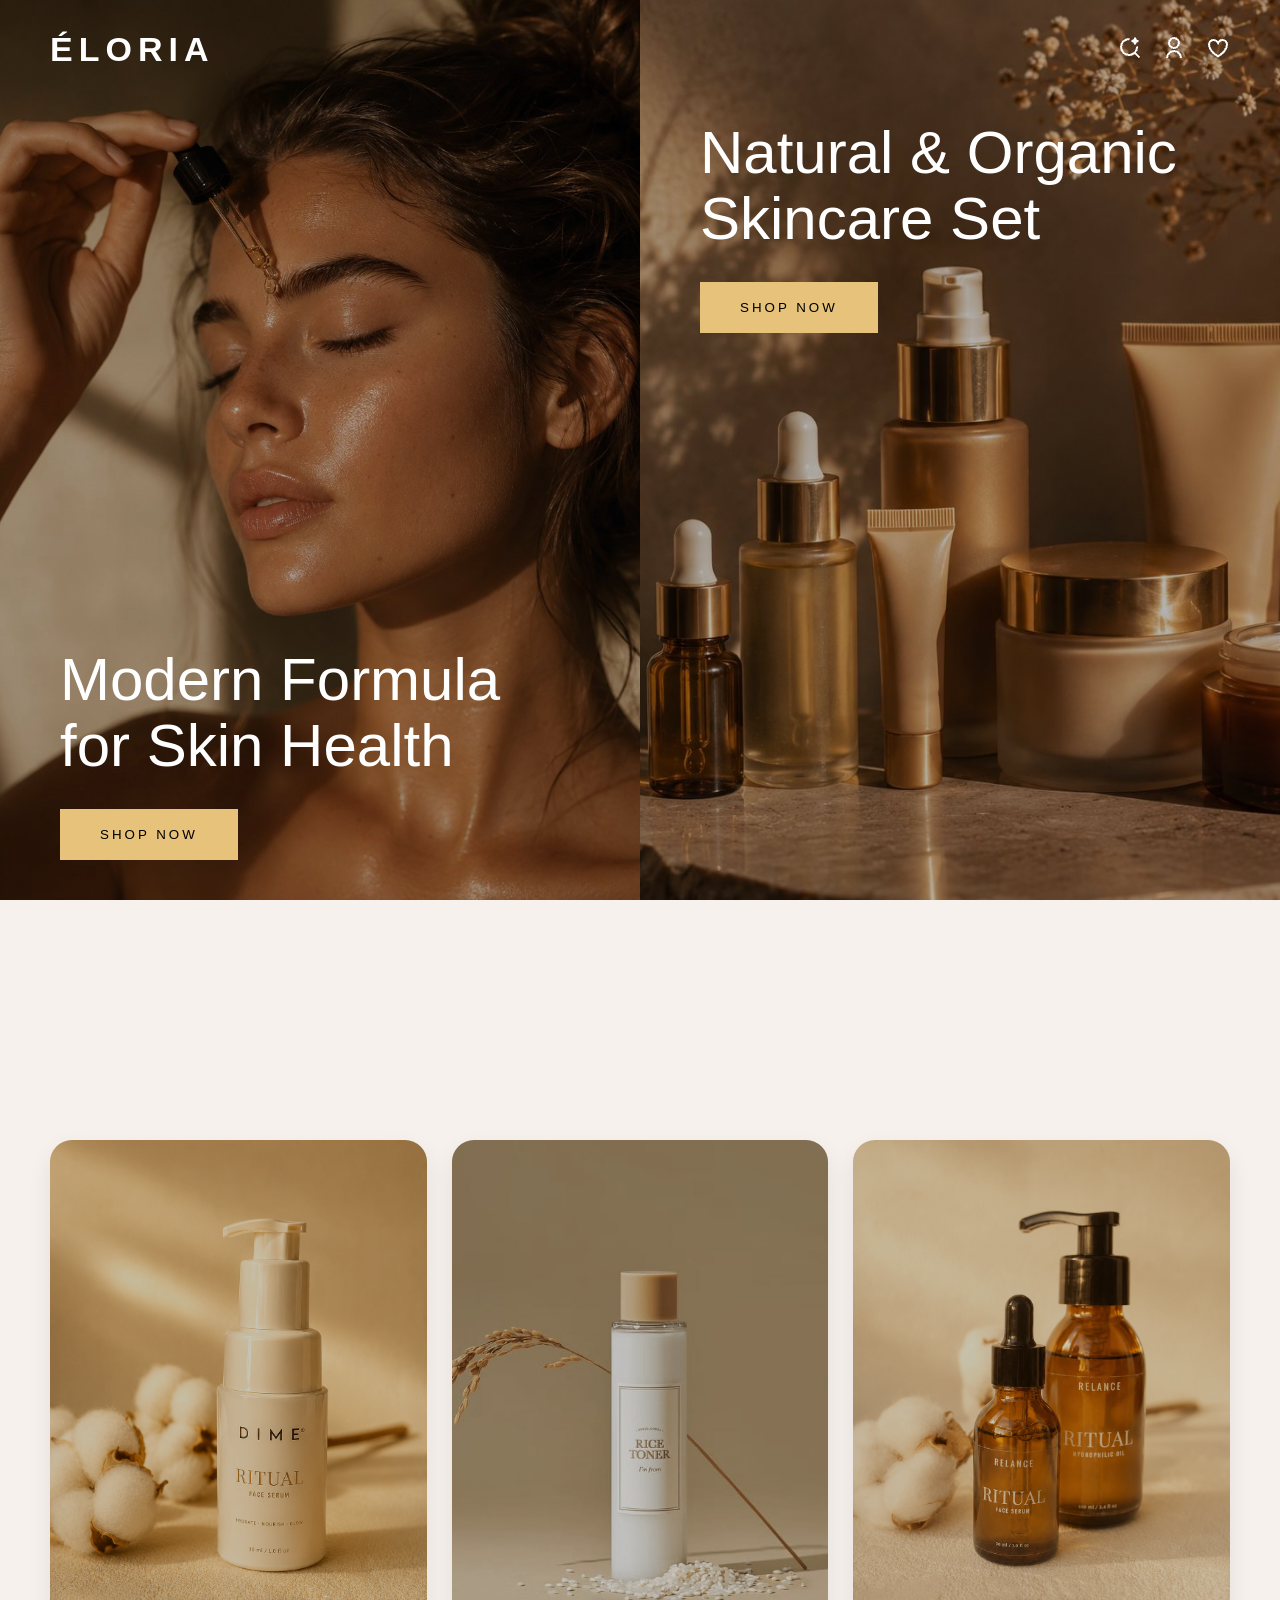
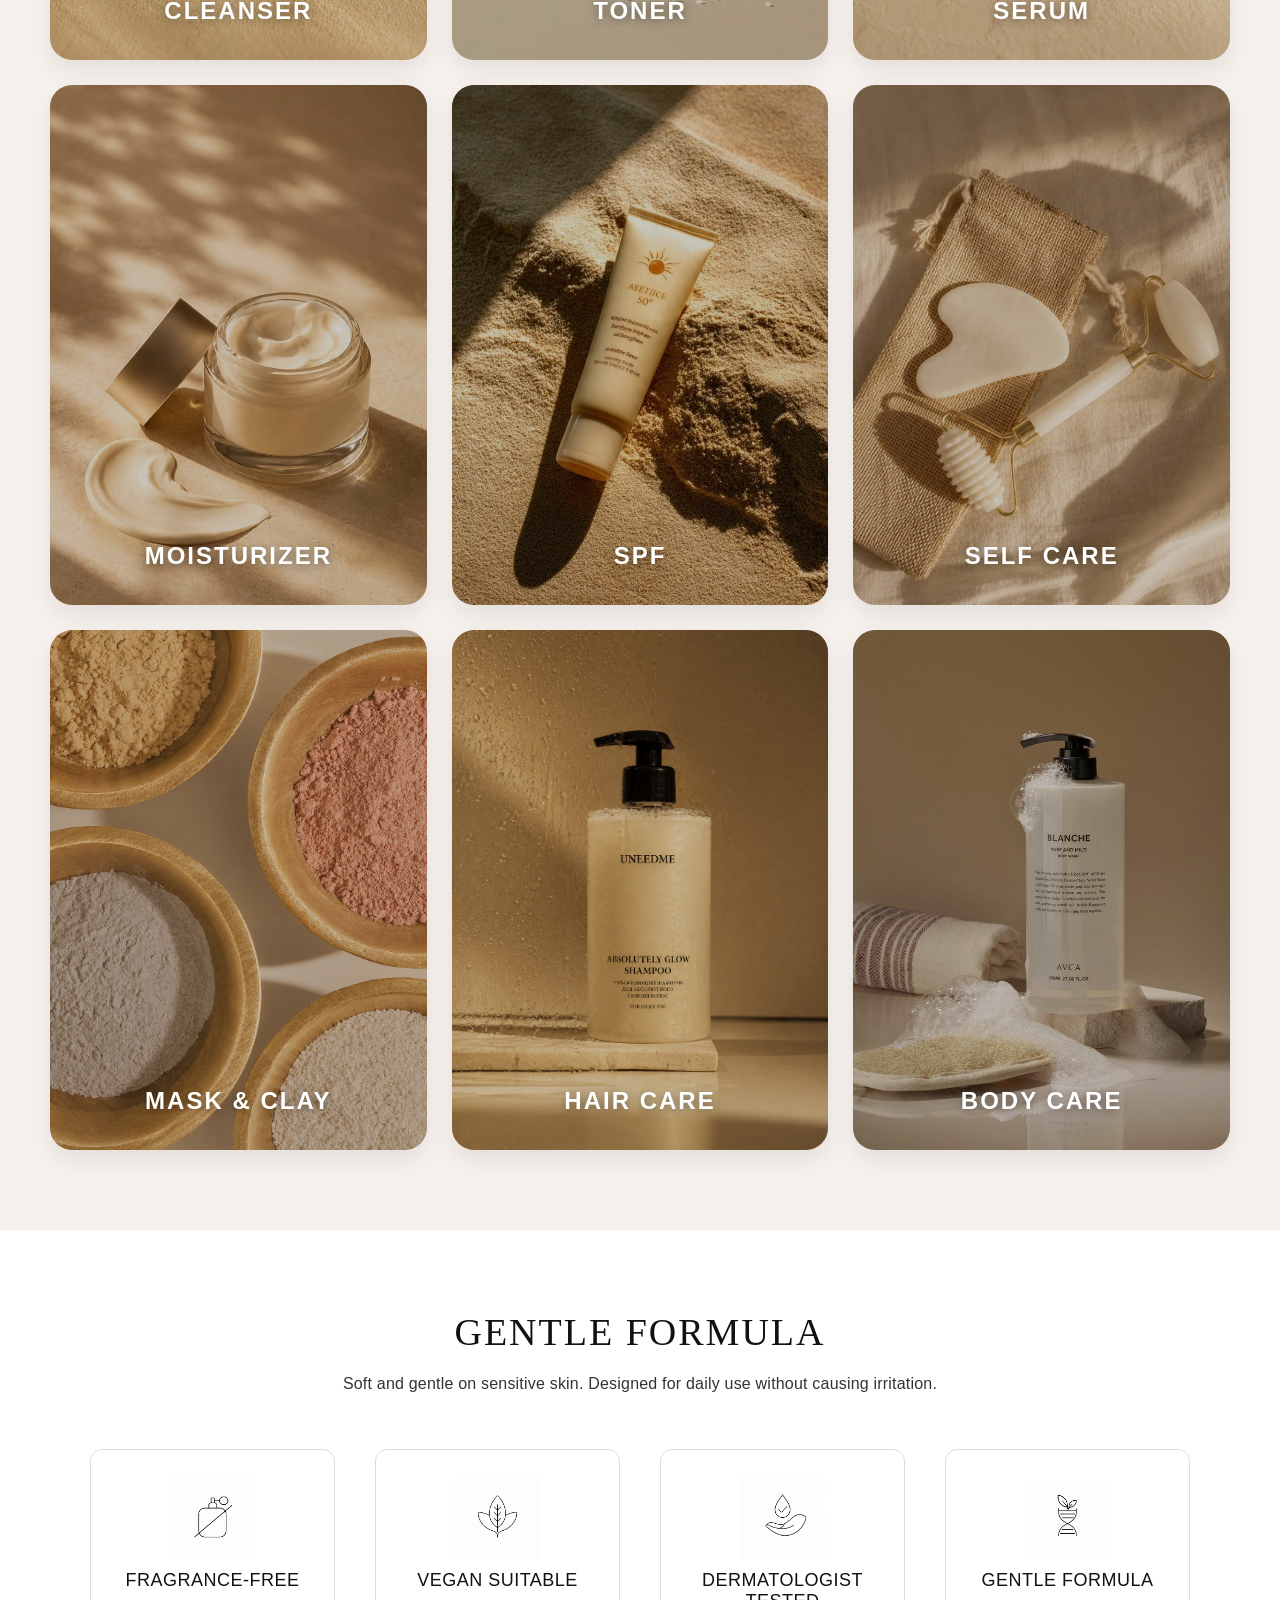
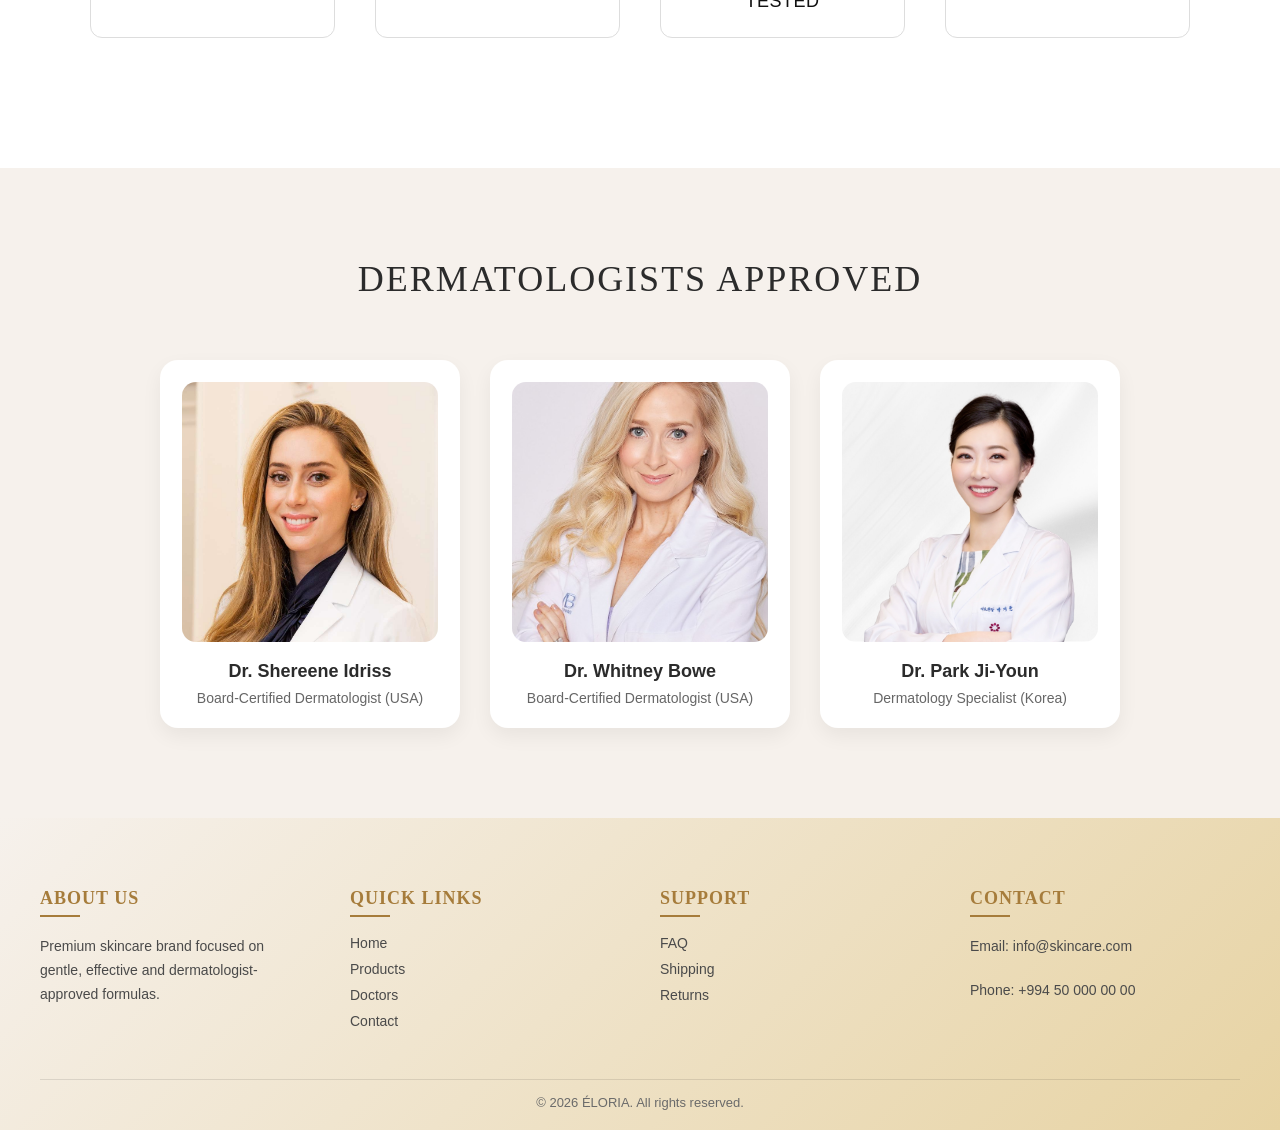
<file: index.html>
<!DOCTYPE html>
<html lang="en">

<head>
  <meta charset="UTF-8">
  <meta name="viewport" content="width=device-width, initial-scale=1.0">
  <title>ÉLORIA</title>
  <link rel="icon" href="data:,">
  <link rel="stylesheet" href="style.css">
</head>

<body>

  <header class="main-header">

    <nav class="navbar">
      <div class="logo">ÉLORIA</div>
      <div class="nav-icons">
        <button id="search-trigger" style="background:none; border:none; cursor:pointer;">
          <img src="images/search-line.png" class="nav-icon-img" alt="Search">
        </button>
        <button id="login-trigger" style="background:none; border:none; cursor:pointer;">
          <img src="images/user-line.png" class="nav-icon-img" alt="Login">
        </button>
        <button id="line-trigger" class="go-to-line" style="background:none; border:none; cursor:pointer;">
          <img src="images/poker-hearts-line.png" class="nav-icon-img" alt="Login">
        </button>
      </div>
    </nav>

    <div class="left-side">
      <div class="hero-content left-text">
        <h1>Modern Formula <br> for Skin Health</h1>
        <button class="shop-now">SHOP NOW</button>
      </div>
    </div>

    <div class="right-side">
      <div class="hero-content right-text">
        <h2>Natural & Organic <br> Skincare Set</h2>
        <button class="shop-now">SHOP NOW</button>
      </div>
    </div>

  </header>

  <section id="selector-bolmesi" class="selector-section">
  </section>

  <script src="script.js"></script>




  <section id="selector-section" class="selector-section">
    <div class="selector-grid">

      <a href="selector/selector.html?type=cleanser" class="selector-card right-bottom">
        <img src="images/cleaner.png" alt="Cleanser">
        <span>CLEANSER</span>
      </a>

      <a href="selector/selector.html?type=toner" class="selector-card left-bottom">
        <img src="images/toner.jpeg" alt="Toner">
        <span>TONER</span>
      </a>

      <a href="selector/selector.html?type=serum" class="selector-card right-bottom">
        <img src="images/serumm.png" alt="Serum">
        <span>SERUM</span>
      </a>

      <a href="selector/selector.html?type=moisturizer" class="selector-card top-soft">
        <img src="images/cream.jpeg" alt="Moisturizer">
        <span>MOISTURIZER</span>
      </a>

      <a href="selector/selector.html?type=spf" class="selector-card right-center">
        <img src="images/spf.jpeg" alt="SPF">
        <span>SPF</span>
      </a>

      <a href="selector/selector.html?type=self-care" class="selector-card center-text">
        <img src="images/selff.jpeg" alt="Self-Care">
        <span>SELF CARE</span>
      </a>

      <a href="selector/selector.html?type=mask-care" class="selector-card center-text">
        <img src="images/gilmaska.png" alt="Mask-Clay">
        <span>MASK & CLAY</span>
      </a>

      <a href="selector/selector.html?type=hair-care" class="selector-card left-bottom">
        <img src="images/hair.png" alt="Hair-Care">
        <span>HAIR CARE</span>
      </a>

      <a href="selector/selector.html?type=body-care" class="selector-card left-soft">
        <img src="images/bodycream.jpeg" alt="Body-Care">
        <span>BODY CARE</span>
      </a>

    </div>
  </section>

  <div class="support-section">
    <div class="support-container">
      <h2>Gentle Formula</h2>
      <p class="support-text">
        Soft and gentle on sensitive skin. Designed for daily use without causing irritation.
      </p>
      <div class="support-grid">

        <div class="support-item">
          <img src="images/images1.png" class="support-icon" alt="Fragrance-Free">
          <h3>FRAGRANCE-FREE</h3>
        </div>

        <div class="support-item">
          <img src="images/images2.png" class="support-icon" alt="Vegan Suitable">
          <h3>VEGAN SUITABLE</h3>
        </div>

        <div class="support-item">
          <img src="images/images3.png" class="support-icon" alt="Dermatologist Tested">
          <h3>DERMATOLOGIST TESTED</h3>
        </div>

        <div class="support-item">
          <img src="images/imaages5.png" class="support-icon" alt="Gentle Formula">
          <h3>GENTLE FORMULA</h3>
        </div>

      </div>
    </div>
  </div>

  <div class="doctor-section">
    <h2>DERMATOLOGISTS APPROVED</h2>
    <div class="doctor-grid">

      <div class="doctor-card">
        <img src="images/doctor1.jpeg" alt="Dr Shereene Idriss">
        <h3>Dr. Shereene Idriss</h3>
        <p>Board-Certified Dermatologist (USA)</p>
      </div>

      <div class="doctor-card">
        <img src="images/doctor3.jpeg" alt="Dr Whitney Bowe">
        <h3>Dr. Whitney Bowe</h3>
        <p>Board-Certified Dermatologist (USA)</p>
      </div>

      <div class="doctor-card">
        <img src="images/doctor4.jpeg" alt="Dr Park Ji-Youn">
        <h3>Dr. Park Ji-Youn</h3>
        <p>Dermatology Specialist (Korea)</p>
      </div>

    </div>
  </div>

  <footer class="footer">
    <div class="footer-container">

      <div class="footer-box">
        <h3>ABOUT US</h3>
        <p>Premium skincare brand focused on gentle, effective and dermatologist-approved formulas.</p>
      </div>

      <div class="footer-box">
        <h3>QUICK LINKS</h3>
        <a href="#">Home</a>
        <a href="#">Products</a>
        <a href="#">Doctors</a>
        <a href="#">Contact</a>
      </div>

      <div class="footer-box">
        <h3>SUPPORT</h3>
        <a href="#">FAQ</a>
        <a href="#">Shipping</a>
        <a href="#">Returns</a>
      </div>

      <div class="footer-box">
        <h3>CONTACT</h3>
        <p>Email: <a style="display:inline-block;" href="mailto:info@skincare.com">info@skincare.com</a></p>
        <p>Phone: +994 50 000 00 00</p>
      </div>

    </div>

    <div class="footer-bottom">
      <p>© 2026 ÉLORIA. All rights reserved.</p>
    </div>
  </footer>

  <script src="script.js"></script>
</body>

</html>
</file>
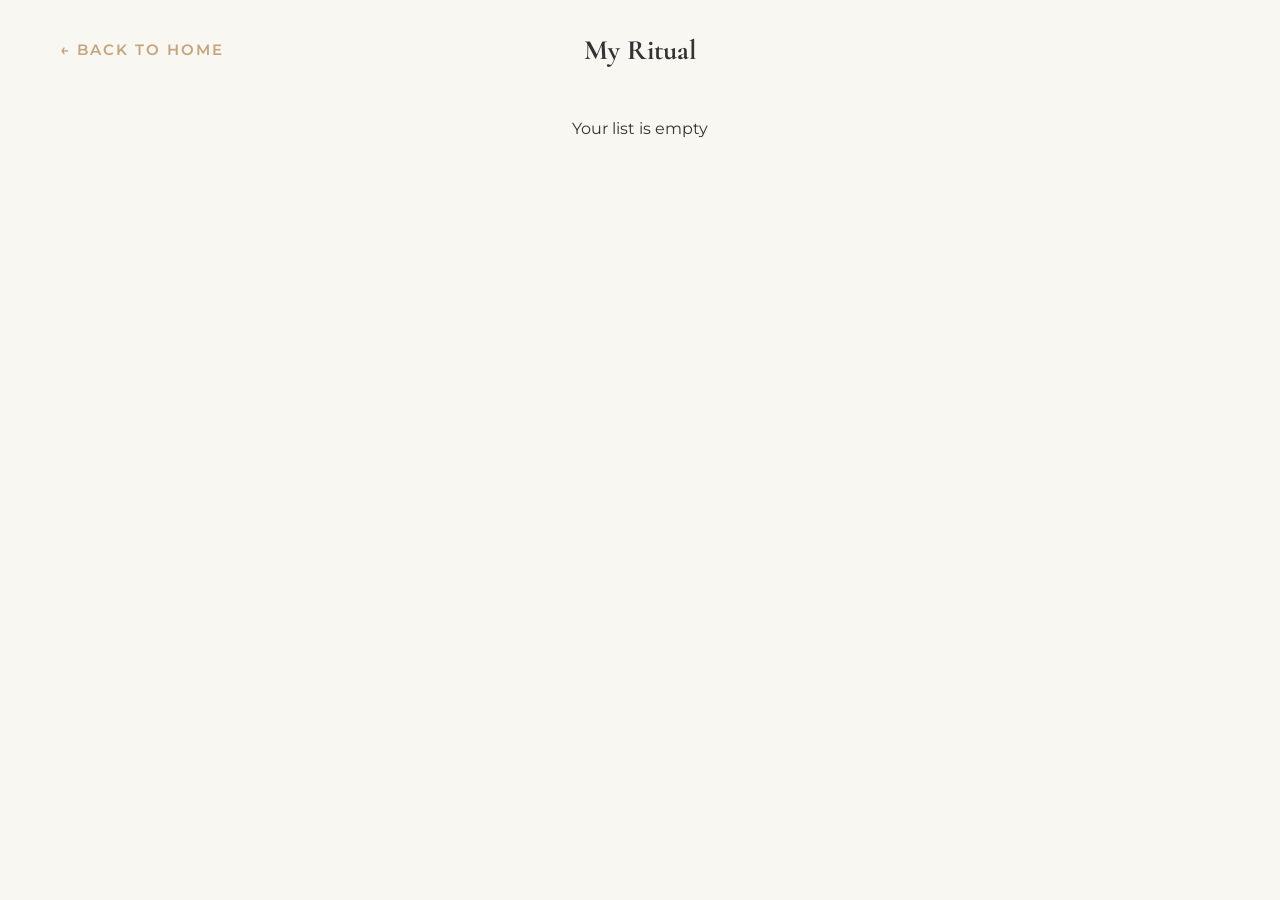
<file: line/line.html>
<!DOCTYPE html>
<html lang="en">

<head>
    <meta charset="UTF-8">
    <link rel="preconnect" href="https://fonts.googleapis.com">
    <link rel="preconnect" href="https://fonts.gstatic.com" crossorigin>
    <link href="https://fonts.googleapis.com/css2?family=Cormorant+Garamond:ital,wght@0,400;0,600;1,400&family=Montserrat:wght@300;400;500&display=swap" rel="stylesheet">
    
    <link rel="stylesheet" href="line.css">
</head>
<body>

    <div class="header-container">
        <a href="../selector/selector.html" class="back-link">← BACK TO HOME</a>

        <h1 class="page-title">My Ritual</h1>
    </div>

    <div id="line-container">
    </div>
    <script src="line.js"></script>
</body>

</html>
</file>
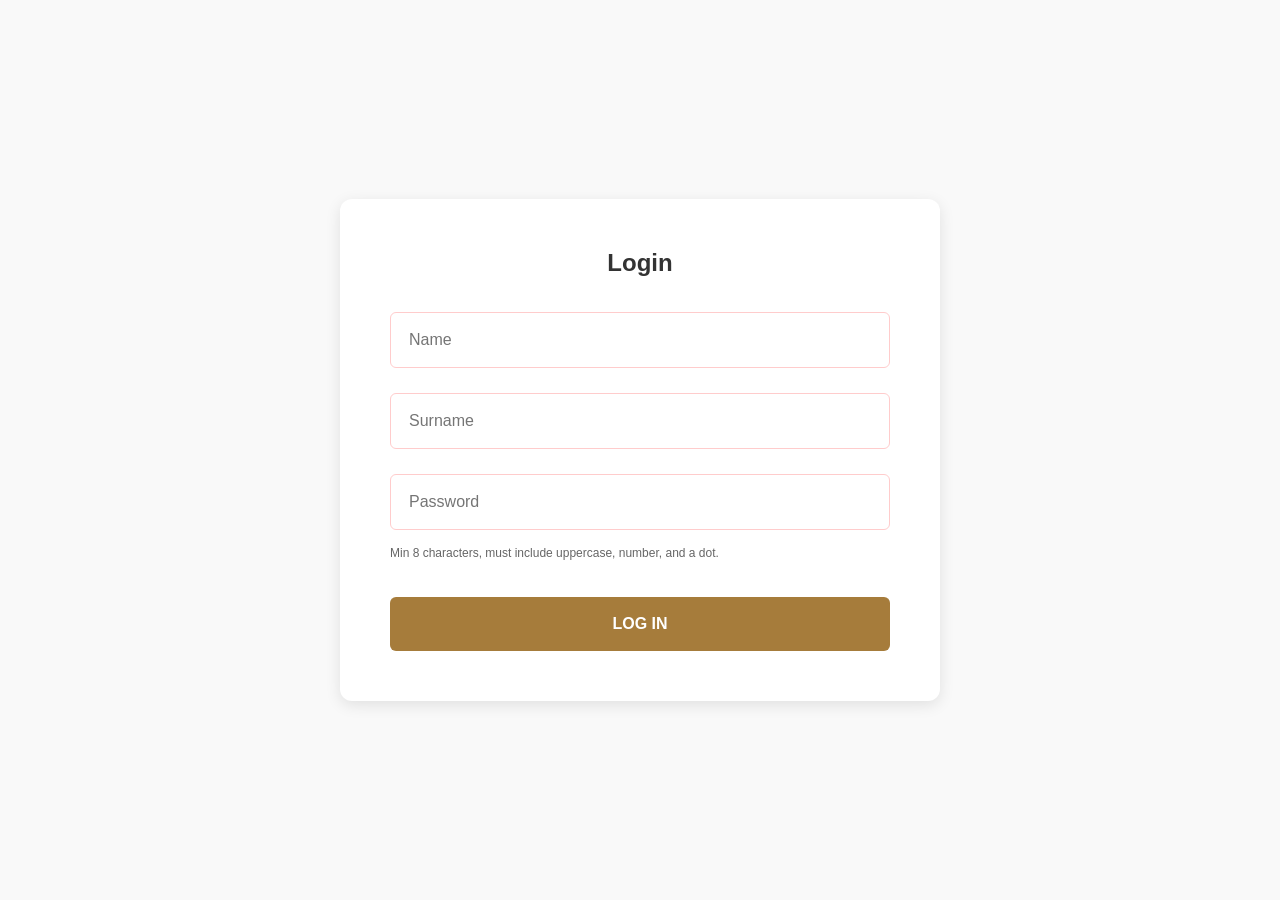
<file: login/login.html>
<!DOCTYPE html>
<html lang="en">
<head>
    <meta charset="UTF-8">
    <title>Eloria - Login</title>
    <link rel="stylesheet" href="login.css">
</head>
<body>

    <form id="loginForm">
        <h2>Login</h2>
        <input type="text" id="name" placeholder="Name" required>
        <input type="text" id="surname" placeholder="Surname" required>
        <input type="password" id="password" placeholder="Password" required>
        
        <small class="password-hint">Min 8 characters, must include uppercase, number, and a dot.</small>
        
        <button type="submit">Log In</button>
    </form>
    



    
    <script src="login.js"></script>
</body>
</html>
</file>
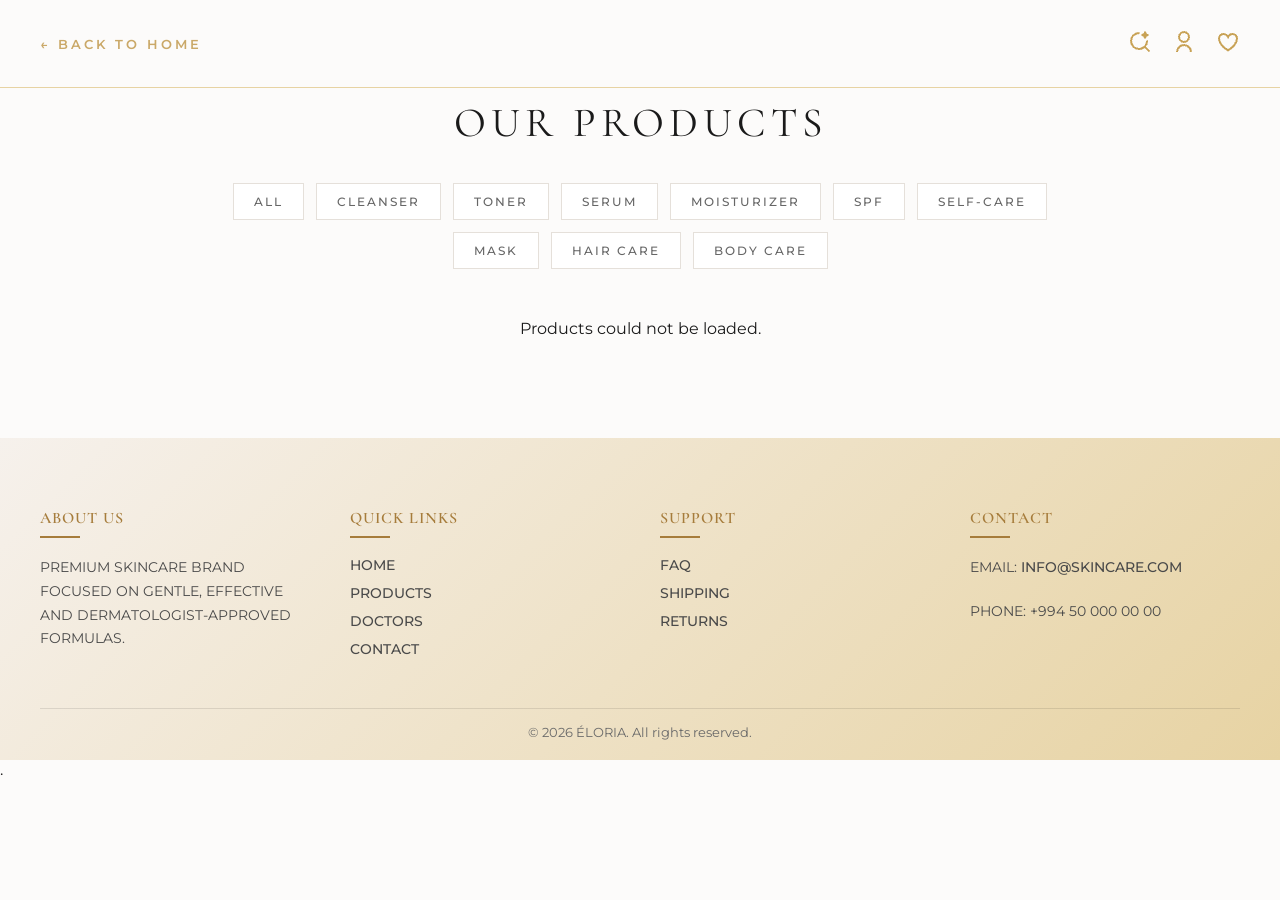
<file: selector/selector.html>
<!DOCTYPE html>
<html lang="az">

<head>
  <meta charset="UTF-8">
  <meta name="viewport" content="width=device-width, initial-scale=1.0">
  <title>Products - ÉLORIA</title>
  <link rel="stylesheet" href="https://cdnjs.cloudflare.com/ajax/libs/font-awesome/6.4.0/css/all.min.css">
  <link
    href="https://fonts.googleapis.com/css2?family=Cormorant+Garamond:ital,wght@0,400;0,600;1,400&family=Montserrat:wght@300;400;500&display=swap"
    rel="stylesheet">
  <link rel="stylesheet" href="../style.css">
  <link rel="stylesheet" href="selector.css">
</head>

<body>

  <div class="back-to-home-container">
    <a href="../index.html" class="home-link">← BACK TO HOME</a>
    <div class="nav-icons">
      <button id="search-trigger" style="background:none; border:none; cursor:pointer;">
        <img src="../images/search-line.png" class="nav-icon-img" alt="Search">
      </button>
      <button id="login-trigger" style="background:none; border:none; cursor:pointer;">
        <img src="../images/user-line.png" class="nav-icon-img" alt="Login">
      </button>
      <button id="line-trigger" class="go-to-line" style="background:none; border:none; cursor:pointer;">
        <img src="../images/poker-hearts-line.png" class="nav-icon-img" alt="Login">
      </button>
    </div>
  </div>

  <h1 id="page-title">OUR PRODUCTS</h1>

  <div class="category-buttons" id="category-filter">
    <button class="cat-btn" data-category="all">ALL</button>
    <button class="cat-btn" data-category="cleanser">CLEANSER</button>
    <button class="cat-btn" data-category="toner">TONER</button>
    <button class="cat-btn" data-category="serum">SERUM</button>
    <button class="cat-btn" data-category="moisturizer">MOISTURIZER</button>
    <button class="cat-btn" data-category="spf">SPF</button>
    <button class="cat-btn" data-category="self-care">SELF-CARE</button>
    <button class="cat-btn" data-category="mask-care">MASK</button>
    <button class="cat-btn" data-category="hair-care">HAIR CARE</button>
    <button class="cat-btn" data-category="body-care">BODY CARE</button>
  </div>
  <div id="products" class="products-grid"></div>

  <div id="product-modal" class="modal">
    <div class="modal-content">
      <span class="close-modal">&times;</span>
      <div class="modal-body"></div>
    </div>
  </div>

  <footer class="footer">
    <div class="footer-container">
      <div class="footer-box">
        <h3>ABOUT US</h3>
        <p>PREMIUM SKINCARE BRAND FOCUSED ON GENTLE, EFFECTIVE AND DERMATOLOGIST-APPROVED FORMULAS.</p>
      </div>
      <div class="footer-box">
        <h3>QUICK LINKS</h3>
        <a href="#">HOME</a>
        <a href="#">PRODUCTS</a>
        <a href="#">DOCTORS</a>
        <a href="#">CONTACT</a>

      </div>
      <div class="footer-box">
        <h3>SUPPORT</h3>
        <a href="#">FAQ</a>
        <a href="#">SHIPPING</a>
        <a href="#">RETURNS</a>
      </div>
      <div class="footer-box">
        <h3>CONTACT</h3>
        <p>EMAIL: <a style="display:inline-block;" href="mailto:info@skincare.com">INFO@SKINCARE.COM</a></p>
        <p>PHONE: +994 50 000 00 00</p>
      </div>
    </div>
    <div class="footer-bottom">
      <p>© 2026 ÉLORIA. All rights reserved.</p>
    </div>
  </footer>

  <script src="../script.js"></script>
  <script src="selector.js"></script>

</body>

</html>.
</file>
<file: style.css>
* {
    margin: 0;
    padding: 0;
    box-sizing: border-box;
}
 
html,
body {
    overflow-x: hidden;
}
 
body {
    font-family: Arial, sans-serif;
    background: #f6f1ec;
}
 
.main-header {
    width: 100%;
    height: 100vh;
    display: flex;
    position: relative;
}
 
/* NAVBAR */
.navbar {
    width: 100%;
    position: absolute;
    top: 0;
    left: 0;
    display: flex;
    justify-content: space-between;
    align-items: center;
    padding: 30px 50px;
    z-index: 100;
}
 
.logo {
    color: white;
    font-size: 34px;
    font-weight: bold;
    letter-spacing: 6px;
}
 
.nav-menu {
    display: flex;
    gap: 35px;
}
 
.nav-menu button {
    color: white;
    text-decoration: none;
    font-size: 14px;
    font-weight: bold;
}
 
.nav-icons {
    display: flex;
    gap: 20px;
    align-items: center;
}
 
.nav-icons button {
    display: block;
    transition: transform 0.3s ease;
}
 
.nav-icons button:hover {
    transform: scale(1.2);
}
 
.nav-icon-img {
    width: 24px;
    height: 24px;
    transition: filter 0.3s ease;
    filter: brightness(0) invert(1);
}
 
.menu-icon {
    display: none;
}
 
.menu-icon img {
    width: 35px;
    filter: brightness(0) invert(1);
}
 
/* HERO LEFT */
.left-side {
    width: 50%;
    height: 100vh;
    background-image:
        linear-gradient(rgba(0, 0, 0, 0.3), rgba(0, 0, 0, 0.3)),
        url("images/ima.jpeg");
    background-size: cover;
    background-position: center;
    position: relative;
}
 
/* HERO RIGHT */
.right-side {
    width: 50%;
    height: 100vh;
    background-image:
        linear-gradient(rgba(0, 0, 0, 0.3), rgba(0, 0, 0, 0.3)),
        url("images/ima2.jpeg");
    background-size: cover;
    background-position: center;
    position: relative;
}
 
.hero-content {
    position: absolute;
    color: white;
}
 
.left-text {
    bottom: 40px;
    left: 60px;
}
 
.right-text {
    top: 120px;
    left: 60px;
}
 
.hero-content h1,
.hero-content h2 {
    font-size: 60px;
    font-weight: 300;
    line-height: 1.1;
    margin-bottom: 30px;
}
 
.shop-now {
    padding: 18px 40px;
    border: none;
    background: #e6c27a;
    letter-spacing: 3px;
    cursor: pointer;
}
 
/* SELECTOR SECTION */
.selector-section {
    padding: 80px 50px;
    background: #f6f1ec;
}
 
.selector-grid {
    display: grid;
    grid-template-columns: repeat(3, 1fr);
    gap: 25px;
}
 
.selector-card {
    position: relative;
    height: 520px;
    overflow: hidden;
    border-radius: 22px;
    text-decoration: none;
    box-shadow: 0 10px 25px rgba(0, 0, 0, .08);
}
 
.selector-card img {
    width: 100%;
    height: 100%;
    object-fit: cover;
    transition: .4s;
}
 
.selector-card:hover img {
    transform: scale(1.05);
}
 
/* Card overlay */
.selector-card::before {
    content: "";
    position: absolute;
    inset: 0;
    background: rgba(0, 0, 0, .22);
    z-index: 1;
}
 
/* Card label */
.selector-card span {
    position: absolute;
    bottom: 35px;
    left: 50%;
    transform: translateX(-50%);
    color: white;
    font-size: 24px;
    font-weight: 700;
    letter-spacing: 2px;
    z-index: 2;
    text-shadow: 0 2px 10px rgba(0, 0, 0, 0.4);
    text-align: center;
    width: 100%;
}
 
/* SUPPORT SECTION */
.support-section {
    padding: 80px 50px;
    background: #fff;
}
 
.support-container {
    max-width: 1100px;
    margin: auto;
    text-align: center;
}
 
.support-container h2 {
    font-family: Georgia, serif;
    font-size: 38px;
    font-weight: 400;
    letter-spacing: 2px;
    text-transform: uppercase;
    color: #111;
    margin-bottom: 15px;
}
 
.support-container > p.support-text {
    font-family: Arial, sans-serif;
    font-size: 16px;
    line-height: 1.9;
    color: #333;
    max-width: 650px;
    margin: 0 auto 50px auto;
    text-align: center;
    font-weight: 400;
    letter-spacing: 0.2px;
}
 
.support-grid {
    display: grid;
    grid-template-columns: repeat(4, 1fr);
    gap: 40px;
    margin-bottom: 50px;
}
 
.support-item {
    display: flex;
    flex-direction: column;
    align-items: center;
    text-align: center;
    padding: 25px 15px;
    border: 1px solid #ddd;
    border-radius: 12px;
    transition: .3s;
}
 
.support-icon {
    width: 85px;
    height: 85px;
    object-fit: contain;
    transition: .3s;
}
 
.support-item h3 {
    font-family: "Helvetica Neue", Arial, sans-serif;
    font-size: 18px;
    font-weight: 500;
    color: #111;
    letter-spacing: 0.5px;
    margin-top: 10px;
}
 
.support-item:hover .support-icon {
    transform: scale(1.08);
}
 
.support-item:hover {
    transform: translateY(-5px);
    background: #f6f1ec;
}
 
/* DOCTOR SECTION */
.doctor-section {
    padding: 90px 20px;
    background: #f6f1ec;
    text-align: center;
}
 
.doctor-section h2 {
    font-family: Georgia, serif;
    font-size: 36px;
    font-weight: 400;
    margin-bottom: 60px;
    color: #2b2b2b;
    letter-spacing: 2px;
}
 
.doctor-grid {
    display: flex;
    justify-content: center;
    flex-wrap: wrap;
    gap: 30px;
    max-width: 1100px;
    margin: auto;
}
 
.doctor-card {
    width: 300px;
    background: #fff;
    padding: 22px;
    border-radius: 18px;
    box-shadow: 0 8px 20px rgba(0, 0, 0, 0.06);
    transition: 0.3s;
}
 
.doctor-card:hover {
    transform: translateY(-10px);
}
 
.doctor-card img {
    width: 100%;
    height: 260px;
    object-fit: cover;
    border-radius: 14px;
    margin-bottom: 15px;
}
 
.doctor-card h3 {
    font-size: 18px;
    font-weight: 600;
    color: #2b2b2b;
    margin-bottom: 8px;
}
 
.doctor-card p {
    font-size: 14px;
    color: #666;
}
 
/* FOOTER */
.footer {
    background: linear-gradient(135deg, #f6f1ec, #e7d3a3);
    color: #2b2b2b;
    padding: 70px 40px 20px;
}
 
.footer-container {
    display: grid;
    grid-template-columns: repeat(4, 1fr);
    gap: 40px;
    max-width: 1200px;
    margin: auto;
}
 
.footer-box {
    display: flex;
    flex-direction: column;
}
 
.footer-box h3 {
    font-size: 18px;
    margin-bottom: 18px;
    font-family: Georgia, serif;
    color: #a67c3b;
    letter-spacing: 1px;
    position: relative;
}
 
.footer-box h3::after {
    content: "";
    display: block;
    width: 40px;
    height: 2px;
    background: #a67c3b;
    margin-top: 6px;
}
 
.footer-box p {
    font-size: 14px;
    color: #4a4a4a;
    line-height: 1.7;
    margin-bottom: 10px;
}
 
.footer-box a {
    display: block;
    color: #4a4a4a;
    text-decoration: none;
    font-size: 14px;
    margin-bottom: 10px;
    transition: 0.3s ease;
}
 
.footer-box a:hover {
    color: #a67c3b;
    transform: translateX(5px);
}
 
.footer-bottom {
    text-align: center;
    margin-top: 40px;
    font-size: 13px;
    color: #6a6a6a;
    border-top: 1px solid rgba(0, 0, 0, 0.1);
    padding-top: 15px;
}
 
/* SEARCH OVERLAY */
#search-overlay {
    position: fixed;
    top: 0;
    left: 0;
    width: 100%;
    height: 100dvh;
    background: rgba(30, 30, 30, 0.98);
    z-index: 9999999;
    display: none; /* Becomes flex when activated via JS */
    flex-direction: column;
    align-items: center;
    padding-top: 100px;
    overflow-y: auto;
}
 
#search-overlay.active {
    display: flex;
}
 
.search-container {
    width: 90%;
    max-width: 500px;
    position: relative;
}
 
.search-title {
    color: white;
    font-family: 'Montserrat', sans-serif;
    letter-spacing: 4px;
    font-size: 14px;
    margin-bottom: 20px;
}
 
.search-input-wrapper {
    display: flex;
    align-items: center;
    position: relative;
}
 
.search-input-field {
    background: transparent;
    border: none;
    border-bottom: 1px solid rgba(255, 255, 255, 0.3);
    color: white;
    font-size: 24px;
    width: 100%;
    padding: 10px 0;
    outline: none;
}
 
.clear-btn {
    background: none;
    border: none;
    color: white;
    cursor: pointer;
    font-size: 14px;
    margin-left: -50px;
}
 
.search-results {
    margin-top: 40px;
    margin-bottom: 50px;
}
 
.result-item {
    display: flex;
    align-items: center;
    margin-bottom: 30px;
    cursor: pointer;
    color: white;
    transition: opacity 0.3s;
}
 
.result-item:hover {
    opacity: 0.8;
}
 
/* Removed duplicate .result-item img rule */
.result-item img {
    width: 80px;
    height: 80px;
    min-width: 80px;
    object-fit: contain;
    background-color: #ffffff;
    padding: 5px;
    border-radius: 4px;
    margin-right: 20px;
    display: block;
}
 
.result-text h3 {
    margin: 0;
    font-size: 16px;
    font-weight: 300;
    letter-spacing: 1px;
    text-transform: uppercase;
}
 
.result-text p {
    margin: 4px 0 0 0;
    font-size: 12px;
    color: #999;
}
 
.view-all-btn {
    margin-top: 20px;
    background: none;
    border: 1px solid white;
    color: white;
    padding: 12px;
    width: 100%;
    cursor: pointer;
    font-weight: bold;
    letter-spacing: 1px;
}
 
.no-result {
    color: white;
    text-align: center;
    margin-top: 20px;
}
 
/* RESPONSIVE */
 
/* Mobile */
@media (min-width: 375px) and (max-width: 600px) {

    .navbar {
        padding: 15px;
    }

    .logo {
        font-size: 1.8rem;
        letter-spacing: 2px;
    }

    .nav-icons {
        gap: 10px;
    }

    .nav-icon-img {
        width: 20px;
        height: 20px;
    }

    .main-header {
        flex-direction: column;
        height: auto;
    }

    .left-side,
    .right-side {
        width: 100%;
        height: 60vh;
    }

    .left-text,
    .right-text {
        left: 20px;
        right: 20px;
    }

    .left-text {
        bottom: 30px;
    }

    .right-text {
        top: 40px;
    }

    .left-text h1 {
        font-size: 2.8rem;
        line-height: 1.1;
    }

    .right-text h2 {
        font-size: 2.5rem;
        line-height: 1.1;
    }

    .hero-content {
        padding: 0;
    }

    .shop-now {
        padding: 12px 25px;
        font-size: 13px;
    }

    .selector-grid,
    .support-grid,
    .doctor-grid,
    .footer-container {
        grid-template-columns: 1fr;
    }
}


/* Tablet */
@media (min-width: 601px) and (max-width: 991px) {

    .main-header {
        flex-direction: column;
        height: auto;
    }

    .left-side,
    .right-side {
        width: 100%;
        height: 70vh;
    }

    .left-text h1 {
        font-size: 4rem;
    }

    .right-text h2 {
        font-size: 3.5rem;
    }

    .selector-grid {
        grid-template-columns: repeat(2, 1fr);
    }

    .support-grid {
        grid-template-columns: repeat(2, 1fr);
    }

    .doctor-grid {
        grid-template-columns: repeat(2, 1fr);
    }

    .footer-container {
        grid-template-columns: repeat(2, 1fr);
    }
}


/* Desktop */
@media (min-width: 992px) {

    .selector-grid {
        grid-template-columns: repeat(3, 1fr);
    }

    .support-grid {
        grid-template-columns: repeat(4, 1fr);
    }

    .doctor-grid {
        grid-template-columns: repeat(3, 1fr);
    }

    .footer-container {
        grid-template-columns: repeat(4, 1fr);
    }
}
</file>
<file: line/line.css>
body {
    font-family: 'Montserrat', sans-serif;
    background-color: #f9f7f2;
    color: #333;
    margin: 0;
    padding: 20px;
}


.header-container {
    display: flex;
    align-items: center;
    justify-content: space-between;
    padding: 20px 40px;
    max-width: 1200px;
    margin: 0 auto;
}

.back-link {
    text-decoration: none;
    color: #c5a47e;
    /* Sarı/Qızılı rəng */
    font-weight: 600;
    font-size: 15px;
    letter-spacing: 2px;
    display: flex;
    align-items: center;

}




.back-link:hover {
    color: #000;

}

.page-title {
    font-family: 'Cormorant Garamond', serif;
    font-size: 28px;
    margin: 0;
    position: absolute;
    left: 50%;
    transform: translateX(-50%);
}

#line-container {
    max-width: 900px;
    margin: 40px auto;
}

.product-card {
    display: flex;
    flex-direction: row;
    align-items: center;
    background: #fff;
    padding: 25px;
    margin-bottom: 20px;
    border-radius: 15px;
    box-shadow: 0 5px 15px rgba(0, 0, 0, 0.05);
    position: relative;
    gap: 30px;
}

.product-card img {
    width: 180px;
    height: 180px;
    object-fit: contain;
    border-radius: 8px;
    background-color: #fdfdfd;
}

.product-info {
    flex: 1;
}


.price-text {
    color: #c5a47e;
    font-weight: bold;
    font-size: 18px;
    margin: 10px 0;
}

.product-info h3 {
    font-family: 'Cormorant Garamond', serif;
    color: #888;
    text-transform: uppercase;
    margin: 0 0 5px 0;
}

.product-info h4 {
    font-size: 18px;
    margin: 0 0 10px 0;
}

.add-to-cart-btn {
    background-color: #c5a47e;
    color: white;
    border: none;
    padding: 12px 25px;
    cursor: pointer;
    font-size: 14px;
    margin-top: 15px;
    transition: 0.3s;
}

.add-to-cart-btn:hover {
    background-color: #a38563;
}


/* Mobile: 375px - 600px */
@media (min-width: 375px) and (max-width: 600px) {

    .header-container {
        padding: 10px;
        flex-direction: column;
        gap: 15px;
    }

    .page-title {
        position: static;
        transform: none;
        margin-bottom: 10px;
        font-size: 24px;
    }

    .product-card {
        flex-direction: column;
        text-align: center;
        gap: 15px;
        padding: 20px;
    }

    .product-card img {
        width: 140px;
        height: 140px;
    }

    .add-to-cart-btn {
        width: 100%;
    }
}

/* Tablet: 601px - 991px */
@media (min-width: 601px) and (max-width: 991px) {

    .header-container {
        padding: 15px 20px;
    }

    .page-title {
        font-size: 26px;
    }

    .product-card {
        gap: 20px;
    }

    .product-card img {
        width: 160px;
        height: 160px;
    }
}

/* Desktop: 992px - 2000px */
@media (min-width: 992px) and (max-width: 2000px) {

    .header-container {
        padding: 20px 40px;
    }

    .product-card img {
        width: 180px;
        height: 180px;
    }
}
</file>
<file: login/login.css>
/* Səhifənin mərkəzlənməsi üçün */
body {
    display: flex;
    justify-content: center;
    align-items: center;
    height: 100vh;
    margin: 0;
    font-family: 'Arial', sans-serif;
    background-color: #f9f9f9; 
}

/* Formanın dizaynı */
#loginForm {
    background: #ffffff;
    padding: 40px;
    border-radius: 12px;
    box-shadow: 0 4px 15px rgba(0, 0, 0, 0.1);
    display: flex;
    flex-direction: column;
    gap: 15px;
    width: 300px;
}

/* Inputların dizaynı */
input {
    padding: 12px;
    border: 1px solid #ddd;
    border-radius: 6px;
    font-size: 14px;
    outline: none;
    transition: 0.3s;
}

input:focus {
    border-color: #000; 
}


button {
    padding: 12px;
    background-color:  #a67c3b;
    color: #fff;
    border: none;
    border-radius: 6px;
    cursor: pointer;
    font-weight: bold;
    text-transform: uppercase;
    transition: 0.3s;
}

button:hover {
    background-color: #333; 
}

small {
    margin-top: -10px;
    margin-bottom: 10px;
    display: block;
}

input:invalid {
    border-color: #ffcccc;
}

/* Password ipucu üçün yeni CSS */
.password-hint {
    color: #666;
    font-size: 12px;
    margin-top: -10px;
    margin-bottom: 10px;
    display: block;
    line-height: 1.4; 
}



#loginForm h2 {
    margin: 0 0 10px 0;
    font-size: 24px;
    color: #333;
    text-align: center;
}




/* --- 1. MOBİL (375px - 600px) --- */
@media (max-width: 600px) {
    body {
        padding: 0 15px;
    }

    #loginForm {
        width: 100%; 
        max-width: 350px; 
        padding: 25px;
        gap: 12px;
    }

    #loginForm input, 
    #loginForm button {
        padding: 14px;
        font-size: 16px; 
    }
    
    #loginForm h2 {
        font-size: 20px;
        margin-top: 0;
    }
}

/* --- 2. TABLET (601px - 991px) --- */
@media (min-width: 601px) and (max-width: 991px) {
    #loginForm {
        width: 450px; 
        padding: 40px;
        gap: 20px;
    }
    
    #loginForm input, 
    #loginForm button {
        padding: 15px;
        font-size: 16px;
    }
}

/* --- 3. DESKTOP (992px və yuxarısı) --- */
@media (min-width: 992px) {
    #loginForm {
        width: 500px; 
        padding: 50px;
        gap: 25px;
    }
    
    #loginForm input, 
    #loginForm button {
        padding: 18px;
        font-size: 16px;
    }
}
</file>
<file: selector/selector.css>
body {
    font-family: 'Montserrat', sans-serif;
    background-color: #fcfbfa;
    color: #1a1a1a;
    margin: 0;
    padding: 0;
    -webkit-font-smoothing: antialiased;

    
}


.back-to-home-container {
    display: flex;
    justify-content: space-between;
    align-items: center;
    padding: 30px 40px;
    width: 100%;
    box-sizing: border-box;
    background-color: #fcfbfa;
    border-bottom: 1px solid #e7d3a3;
}

.home-link {
    font-family: 'Montserrat', sans-serif;
    font-size: 13px;
    font-weight: 600;
    text-transform: uppercase;
    letter-spacing: 3px;
    color: #c5a059;
    text-decoration: none;
    transition: all 0.3s ease;
    opacity: 0.9;
}

.home-link:hover {
    color: #1a1a1a;
    letter-spacing: 5px;
    opacity: 1;
}

/* 3. PAGE TITLE */
#page-title {
    font-family: 'Cormorant Garamond', serif;
    text-align: center;
    text-transform: uppercase;
    letter-spacing: 5px;
    margin-top: 10px;
    margin-bottom: 35px;
    font-size: 2.6rem;
    font-weight: 400;
    color: #1a1a1a;
}

/* 4. CATEGORY BUTTONS */
.category-buttons {
    display: flex;
    justify-content: center;
    flex-wrap: wrap;
    gap: 12px;
    max-width: 900px;
    margin: 0 auto 50px auto;
    padding: 0 15px;
}

.cat-btn {
    background: #ffffff;
    border: 1px solid #e5e0da;
    color: #666666;
    padding: 10px 20px;
    font-size: 0.75rem;
    text-transform: uppercase;
    letter-spacing: 2px;
    cursor: pointer;
    transition: all 0.3s ease;
    white-space: nowrap;
    font-family: 'Montserrat', sans-serif;
    font-weight: 500;
}

.cat-btn:hover,
.cat-btn.active {
    border-color: #b99d76;
    color: #ffffff;
    background-color: #b99d76;
}

/* 5. PRODUCTS GRID */
.products-grid {
    display: grid;
    grid-template-columns: repeat(4, 1fr);
    gap: 60px 40px;
    max-width: 1300px;
    margin: 0 auto 100px auto;
    padding: 0 40px;
}

/* 6. PRODUCT CARD */
.product-card {
    background: #ffffff;
    border: 1px solid #f2eee9;
    display: flex;
    flex-direction: column;
    padding: 15px;
    text-align: center;
    height: 100%;
    transition: all 0.4s ease;
}

.product-image-container {
    position: relative;
    height: 250px;
    display: flex;
    align-items: center;
    justify-content: center;
    overflow: hidden;
    margin-bottom: 10px;
}

.product-img {
    max-width: 100%;
    max-height: 100%;
    object-fit: contain;
    transition: transform 0.6s ease;
}

.product-card:hover .product-img {
    transform: scale(1.04);
}

.product-action-icons {
    position: absolute;
    top: 50%;
    left: 50%;
    transform: translate(-50%, -50%);
    display: flex;
    gap: 10px;
    opacity: 0;
    transition: all 0.3s ease;
    z-index: 10;
}

.product-card:hover .product-action-icons {
    opacity: 1;
}

.action-icon {
    width: 46px;
    height: 46px;
    background: #ffffff;
    color: #1a1a1a;
    border: 1px solid #1a1a1a;
    display: flex;
    align-items: center;
    justify-content: center;
    text-decoration: none;
    cursor: pointer;
    transition: all 0.3s ease;
    font-size: 20px;
}

.action-icon:hover {
    background: #1a1a1a;
    color: #ffffff;
}

.product-info {
    padding: 15px 0;
    flex-grow: 1;
    display: flex;
    flex-direction: column;
}

.product-brand {
    font-weight: 700;
    text-transform: uppercase;
    font-size: 13px;
    margin-bottom: 5px;
    letter-spacing: 1px;
    color: #666;
}

.product-name {
    font-family: 'Cormorant Garamond', serif;
    font-size: 18px;
    margin-bottom: 10px;
    color: #1a1a1a;
    line-height: 1.4;
}

.product-price {
    font-weight: 600;
    margin: 10px 0;
    font-size: 15px;
    color: #b99d76;
}

.add-to-cart-btn {
    margin-top: auto;
    width: 100%;
    padding: 12px;
    background: transparent;
    border: 1px solid #000;
    color: #000;
    cursor: pointer;
    font-size: 12px;
    font-weight: 600;
    text-transform: uppercase;
    letter-spacing: 1px;
    transition: all 0.3s ease;
    font-family: 'Montserrat', sans-serif;
}

.add-to-cart-btn:hover {
    background: #000;
    color: #fff;
}

/* 7. MODAL */
.modal {
    display: none;
    position: fixed;
    z-index: 9999;
    left: 0;
    top: 0;
    width: 100%;
    height: 100%;
    background: rgba(0, 0, 0, 0.5);
    justify-content: center;
    align-items: center;
    opacity: 0;
    transition: opacity 0.3s ease;
    padding: 20px;
}

.modal.show {
    display: flex;
    opacity: 1;
}

.modal-content {
    background: #fff;
    padding: 40px;
    width: 100%;
    max-width: 800px;
    position: relative;
    max-height: 90vh;
    overflow-y: auto;
}

.modal-close {
    position: absolute;
    top: 15px;
    right: 20px;
    font-size: 28px;
    cursor: pointer;
    color: #666;
    transition: all 0.3s ease;
    border: none;
    background: none;
}

.modal-close:hover {
    color: #1a1a1a;
}

.modal-body {
    display: flex;
    flex-wrap: wrap;
    gap: 40px;
    padding: 20px 0;
}

.modal-left {
    flex: 1;
    min-width: 280px;
    display: flex;
    justify-content: center;
    align-items: center;
}

.modal-left img {
    max-width: 350px;
    max-height: 350px;
    object-fit: contain;
    width: 100%;
    height: auto;
}

.modal-right {
    flex: 1;
    min-width: 280px;
}

.modal-brand {
    font-size: 12px;
    font-weight: 700;
    letter-spacing: 2px;
    text-transform: uppercase;
    color: #999;
    margin-bottom: 10px;
}

.modal-title {
    font-family: 'Cormorant Garamond', serif;
    font-size: 24px;
    margin-bottom: 15px;
    color: #1a1a1a;
    line-height: 1.3;
}

.modal-price {
    font-size: 1.5rem;
    font-weight: 600;
    color: #b99d76;
    margin: 15px 0;
}

.stock-info {
    font-size: 13px;
    color: #333;
    margin: 15px 0;
  
}

.stock-status {
    font-weight: 600;
    color: #c5221f;
}


.modal-description {
    font-size: 14px;
    color: #666;
    line-height: 1.6;
    margin: 20px 0;
}

.quantity-selector {
    display: flex;
    align-items: center;
    gap: 10px;
    margin: 20px 0;
}

.quantity-selector button {
    width: 36px;
    height: 36px;
    border: 1px solid #ddd;
    background: #fff;
    cursor: pointer;
    font-size: 16px;
    transition: all 0.3s ease;
    font-weight: 600;
}

.quantity-selector button:hover {
    border-color: #b99d76;
    color: #b99d76;
}

.quantity-input {
    width: 50px;
    height: 36px;
    border: 1px solid #ddd;
    text-align: center;
    font-size: 14px;
    padding: 0;
    font-weight: 600;
}

/* Modalın sağ tərəfində elementləri alt-alta düzür */
.modal-right {
    flex: 1;
    min-width: 280px;
    display: flex;
    flex-direction: column; 
    align-items: flex-start;
}

/* Düymənin səliqəli görünüşü */
.add-to-cart-big {
    background: #b99d76;
    color: #1a1a1a;
    padding: 12px 0; 
    border: 2px solid #b99d76;
    cursor: pointer;
    text-transform: uppercase;
    font-weight: 600;
    letter-spacing: 1px;
    font-family: 'Montserrat', sans-serif;
    font-size: 13px;
    transition: all 0.3s ease;
    width: 100%;       
    margin-top: 20px;  
    display: block;    
    box-sizing: border-box; 
    transition: all 0.3s ease;
}

.add-to-cart-big:hover {
    border-color: #1a1a1a; /* Border qara */
    cursor: pointer;
}

/* 8. NAV ICONS */
.nav-icons {
    display: flex;
    justify-content: flex-end;
    align-items: center;
    gap: 20px;
}

.nav-icons a {
    display: flex;
    align-items: center;
    justify-content: center;
    width: 24px;
    height: 24px;
    transition: all 0.3s ease;
    text-decoration: none;
}

.nav-icons a:hover {
    transform: scale(1.15);
}

.nav-icon-img {
    width: 100%;
    height: 100%;
    object-fit: contain;
    filter: invert(68%) sepia(30%) saturate(661%) hue-rotate(2deg) brightness(92%) contrast(88%);
    transition: all 0.3s ease;
}

.nav-icons a:hover .nav-icon-img {
    filter: invert(50%) sepia(40%) saturate(700%) hue-rotate(0deg) brightness(95%) contrast(90%);
}

/* 9. FOOTER */
.footer {
    background: linear-gradient(135deg, #f6f1ec, #e7d3a3);
    color: #2b2b2b;
    padding: 70px 40px 20px;
    margin-top: 100px;
}

.footer-container {
    display: grid;
    grid-template-columns: repeat(4, 1fr);
    gap: 40px;
    max-width: 1200px;
    margin: auto;
}

.footer-box {
    display: flex;
    flex-direction: column;
}

.footer-box h3 {
    font-size: 16px;
    margin-bottom: 18px;
    font-family: 'Cormorant Garamond', serif;
    color: #a67c3b;
    letter-spacing: 1px;
    font-weight: 600;
    position: relative;
}

.footer-box h3::after {
    content: "";
    display: block;
    width: 40px;
    height: 2px;
    background: #a67c3b;
    margin-top: 8px;
}

.footer-box p {
    font-size: 14px;
    color: #4a4a4a;
    line-height: 1.7;
    margin: 0 0 10px 0;
}

.footer-box a {
    display: block;
    color: #4a4a4a;
    text-decoration: none;
    font-size: 14px;
    margin-bottom: 10px;
    transition: all 0.3s ease;
    font-weight: 500;
}

.footer-box a:hover {
    color: #a67c3b;
    transform: translateX(5px);
}

.footer-bottom {
    text-align: center;
    margin-top: 40px;
    font-size: 13px;
    color: #6a6a6a;
    border-top: 1px solid rgba(0, 0, 0, 0.1);
    padding-top: 15px;
}

/* Modal içindeki miktar seçici butonları için stil */
.qty-btn {
    width: 36px;
    height: 36px;
    border: 1px solid #ddd;
    background: #fff;
    cursor: pointer;
    font-size: 16px;
    transition: all 0.3s ease;
    font-weight: 600;
}

.qty-btn:hover {
    border-color: #b99d76;
    color: #b99d76;
}





/* MOBILE */
@media (min-width: 375px) and (max-width: 600px) {

    .products-grid {
        grid-template-columns: 1fr;
        gap: 25px;
        padding: 0 15px;
    }

    .footer-container {
        grid-template-columns: 1fr;
        text-align: center;
        gap: 25px;
    }

    .modal-body {
        flex-direction: column;
    }

    .nav-icons {
        gap: 12px;
    }

    .nav-icon-img {
        width: 20px;
        height: 20px;
    }

    .footer {
        padding: 40px 15px 15px;
    }
}


/* TABLET */
@media (min-width: 601px) and (max-width: 991px) {

    .products-grid {
        grid-template-columns: repeat(2, 1fr);
        gap: 30px 20px;
        padding: 0 20px;
    }

    .footer-container {
        grid-template-columns: repeat(2, 1fr);
        gap: 30px;
    }
}


/* DESKTOP */
@media (min-width: 992px) and (max-width: 2000px) {

    .products-grid {
        grid-template-columns: repeat(4, 1fr);
        gap: 40px 30px;
    }

    .footer-container {
        grid-template-columns: repeat(4, 1fr);
        gap: 40px;
    }
}
</file>
